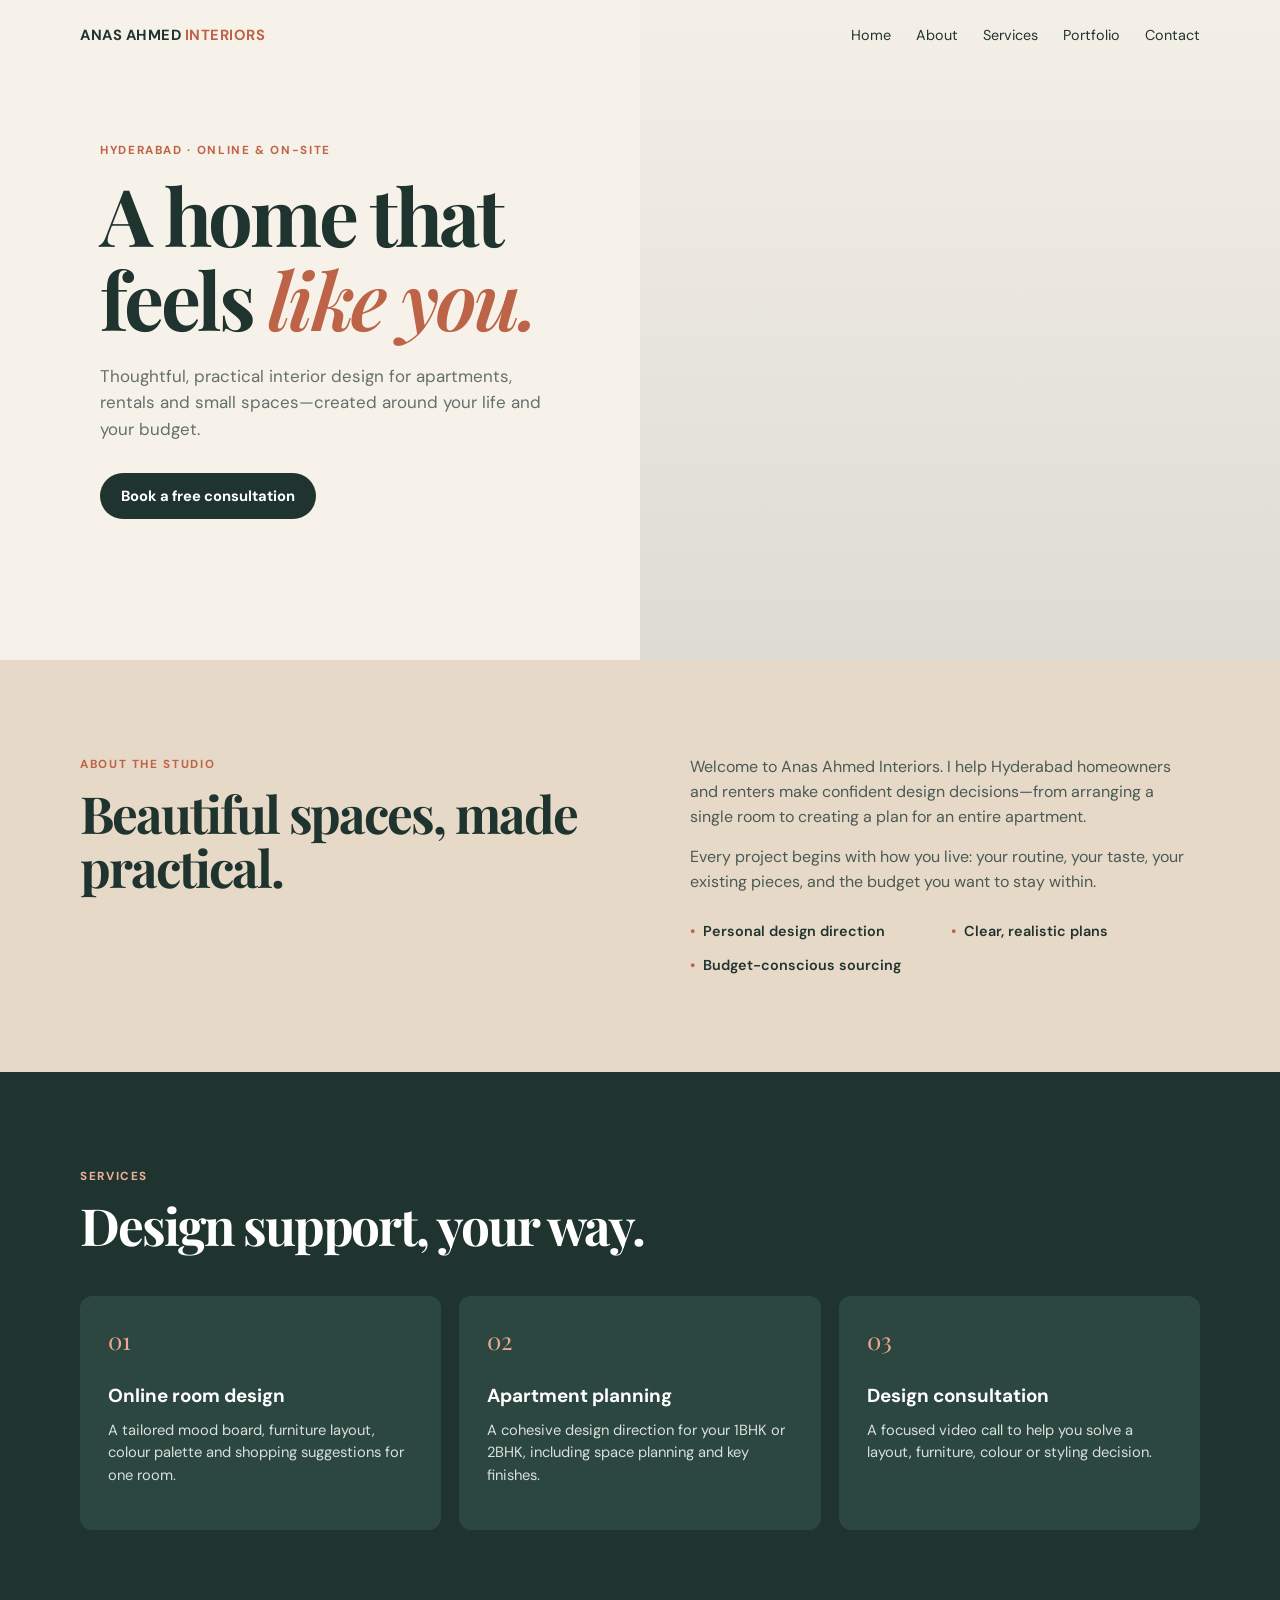
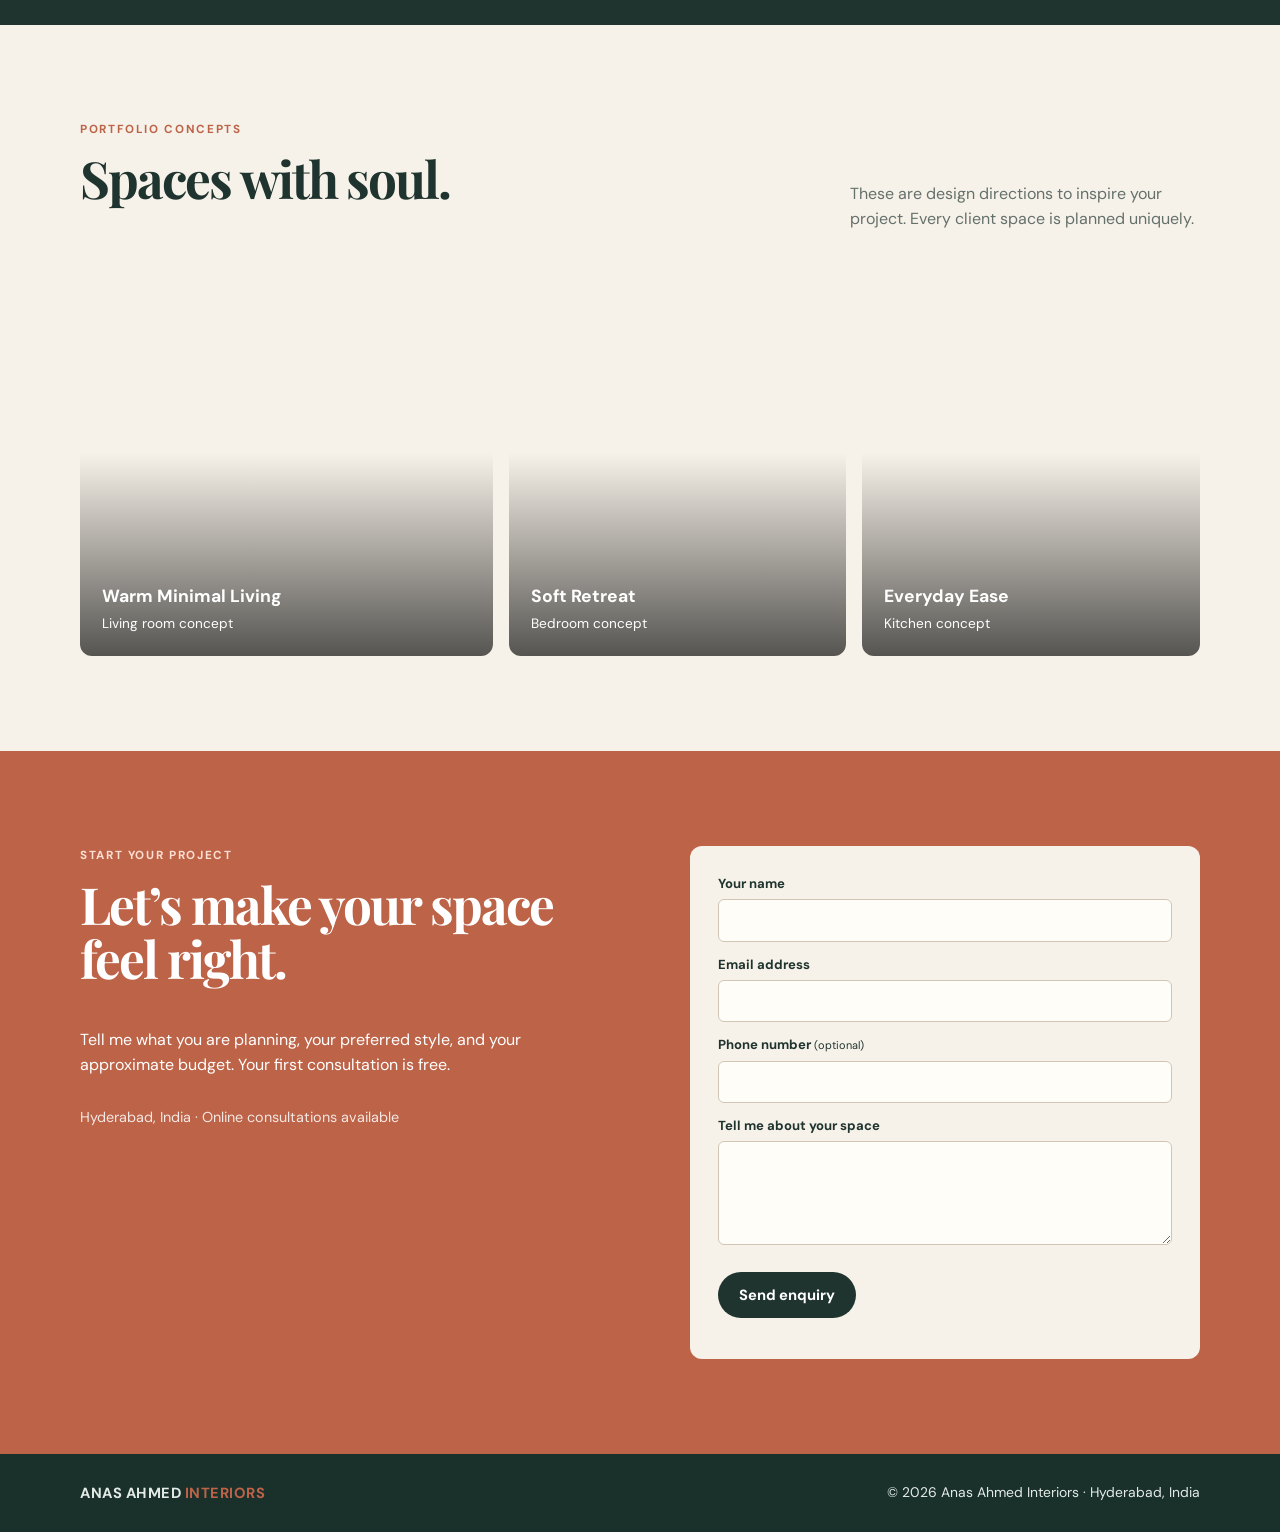
<file: index.html>
<!doctype html>
<html lang="en"><head><meta charset="utf-8"><meta name="viewport" content="width=device-width,initial-scale=1"><meta name="description" content="Anas Ahmed Interiors offers thoughtful, affordable interior design in Hyderabad and online."><title>Anas Ahmed Interiors | Hyderabad</title><link rel="preconnect" href="https://fonts.googleapis.com"><link rel="preconnect" href="https://fonts.gstatic.com" crossorigin><link href="https://fonts.googleapis.com/css2?family=DM+Sans:wght@400;500;600;700&family=Playfair+Display:wght@600;700&display=swap" rel="stylesheet"><link rel="stylesheet" href="styles.css"></head>
<body><nav class="navbar"><div class="nav-container"><a class="logo" href="#home">ANAS AHMED <span>INTERIORS</span></a><button class="menu-toggle" id="menuToggle" aria-label="Open navigation"><span></span><span></span><span></span></button><ul class="nav-menu" id="navMenu"><li><a href="#home">Home</a></li><li><a href="#about">About</a></li><li><a href="#services">Services</a></li><li><a href="#portfolio">Portfolio</a></li><li><a href="#contact">Contact</a></li></ul></div></nav>
<main><section class="hero" id="home"><div class="hero-copy"><p class="eyebrow">Hyderabad · Online & on-site</p><h1>A home that feels <em>like you.</em></h1><p class="lead">Thoughtful, practical interior design for apartments, rentals and small spaces—created around your life and your budget.</p><a class="button" href="#contact">Book a free consultation</a></div><div class="hero-image" role="img" aria-label="Warm modern living room"></div></section>
<section class="about section" id="about"><div class="container split"><div><p class="eyebrow">About the studio</p><h2>Beautiful spaces, made practical.</h2></div><div><p>Welcome to Anas Ahmed Interiors. I help Hyderabad homeowners and renters make confident design decisions—from arranging a single room to creating a plan for an entire apartment.</p><p>Every project begins with how you live: your routine, your taste, your existing pieces, and the budget you want to stay within.</p><div class="features"><span>Personal design direction</span><span>Clear, realistic plans</span><span>Budget-conscious sourcing</span></div></div></div></section>
<section class="services section" id="services"><div class="container"><p class="eyebrow">Services</p><h2>Design support, your way.</h2><div class="services-grid"><article><b>01</b><h3>Online room design</h3><p>A tailored mood board, furniture layout, colour palette and shopping suggestions for one room.</p></article><article><b>02</b><h3>Apartment planning</h3><p>A cohesive design direction for your 1BHK or 2BHK, including space planning and key finishes.</p></article><article><b>03</b><h3>Design consultation</h3><p>A focused video call to help you solve a layout, furniture, colour or styling decision.</p></article></div></div></section>
<section class="portfolio section" id="portfolio"><div class="container"><div class="portfolio-heading"><div><p class="eyebrow">Portfolio concepts</p><h2>Spaces with soul.</h2></div><p>These are design directions to inspire your project. Every client space is planned uniquely.</p></div><div class="portfolio-grid"><article class="project p1"><div><h3>Warm Minimal Living</h3><p>Living room concept</p></div></article><article class="project p2"><div><h3>Soft Retreat</h3><p>Bedroom concept</p></div></article><article class="project p3"><div><h3>Everyday Ease</h3><p>Kitchen concept</p></div></article></div></div></section>
<section class="contact section" id="contact"><div class="container contact-grid"><div><p class="eyebrow">Start your project</p><h2>Let’s make your space feel right.</h2><p>Tell me what you are planning, your preferred style, and your approximate budget. Your first consultation is free.</p><p class="contact-note">Hyderabad, India · Online consultations available</p></div><form id="contactForm"><label>Your name<input name="name" required></label><label>Email address<input type="email" name="email" required></label><label>Phone number <small>(optional)</small><input name="phone"></label><label>Tell me about your space<textarea name="message" rows="4" required></textarea></label><button class="button" type="submit">Send enquiry</button><p class="form-message" id="formMessage" aria-live="polite"></p></form></div></section></main><footer><div class="container"><a class="logo" href="#home">ANAS AHMED <span>INTERIORS</span></a><p>© 2026 Anas Ahmed Interiors · Hyderabad, India</p></div></footer><script src="script.js"></script></body></html>
</file>
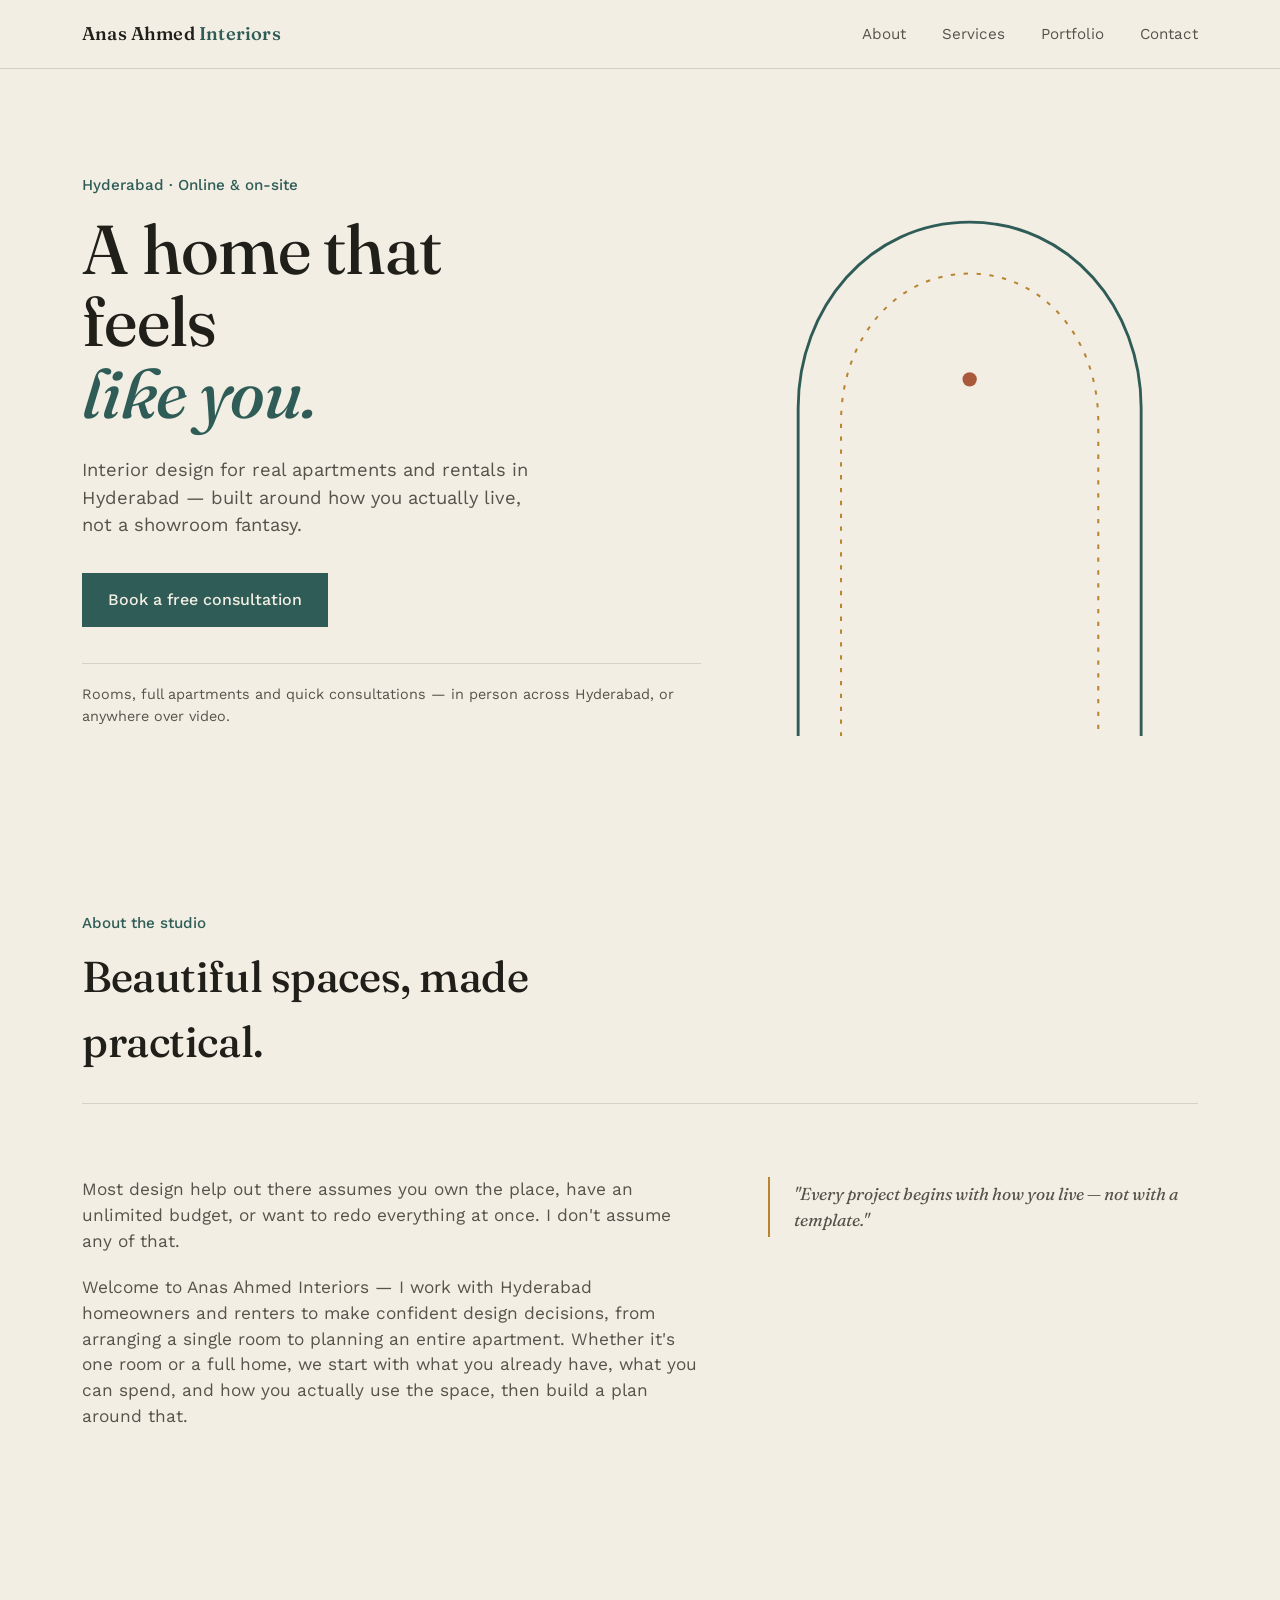
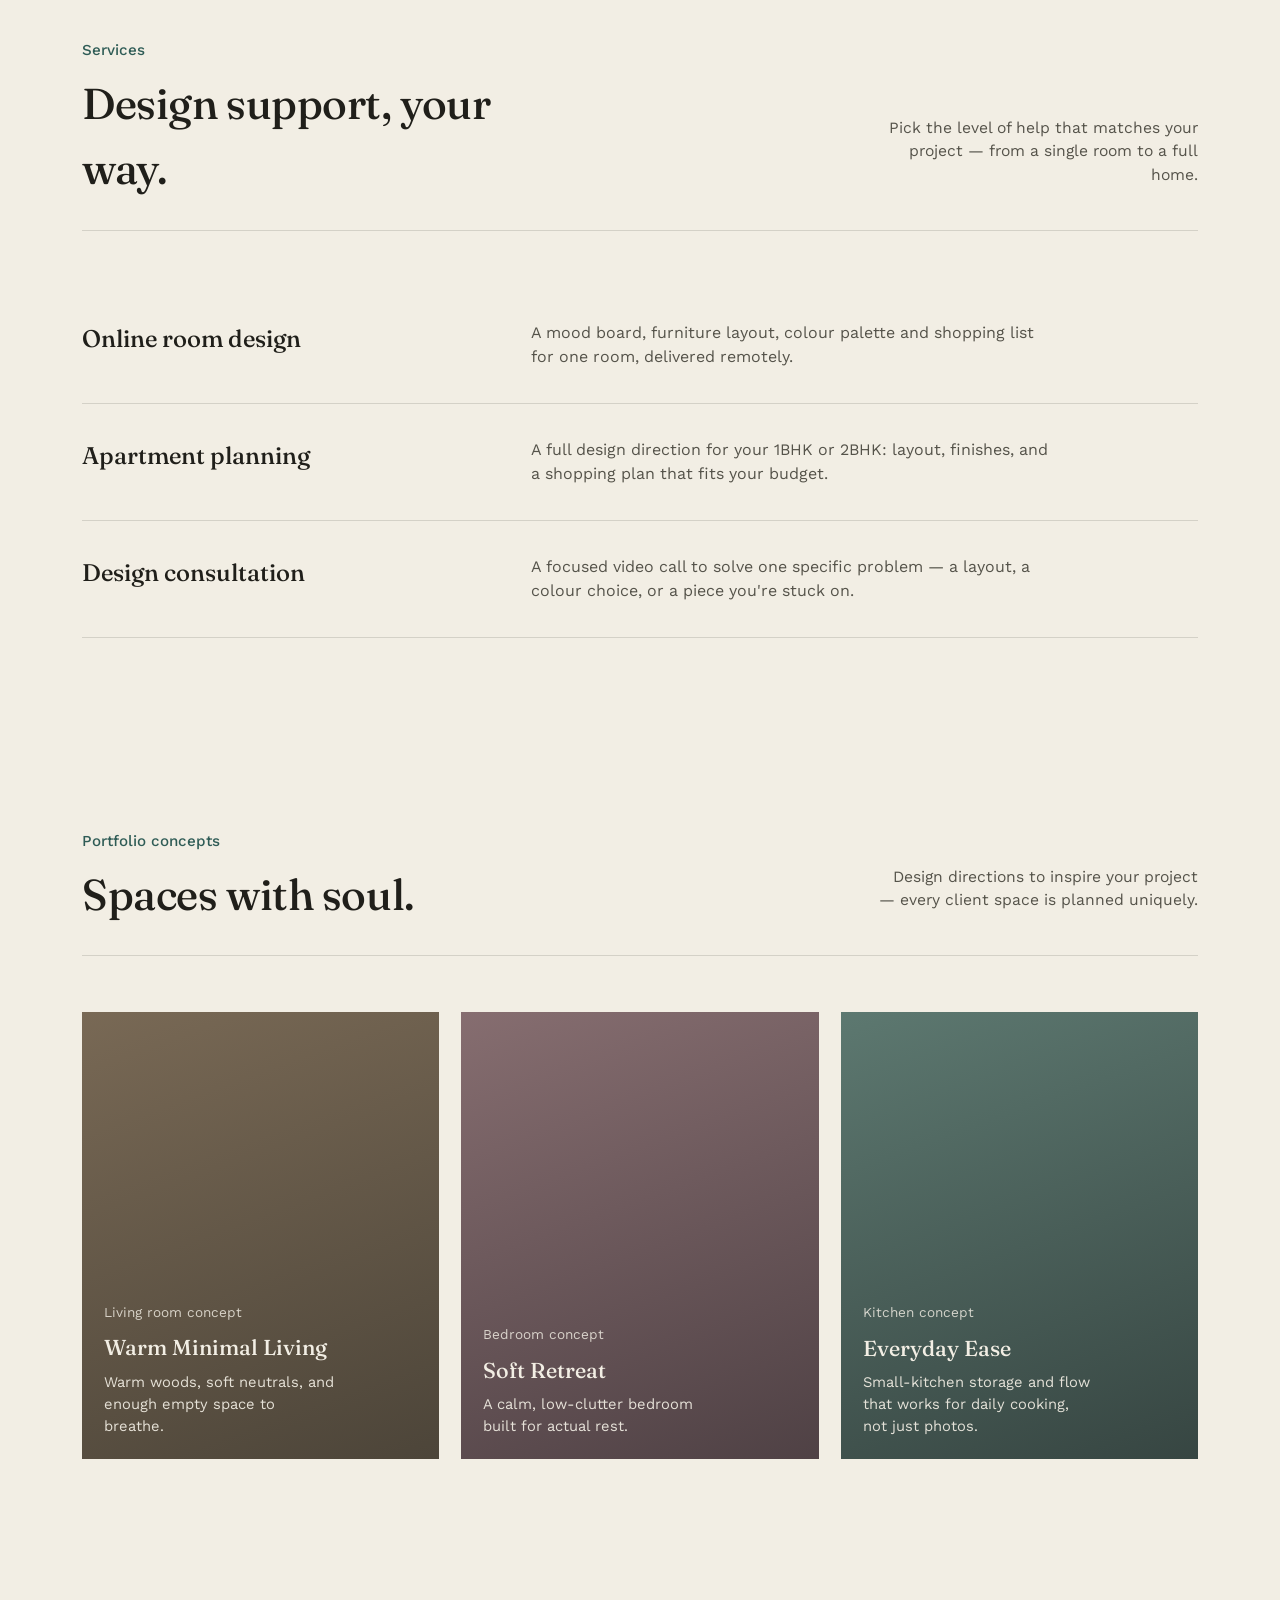
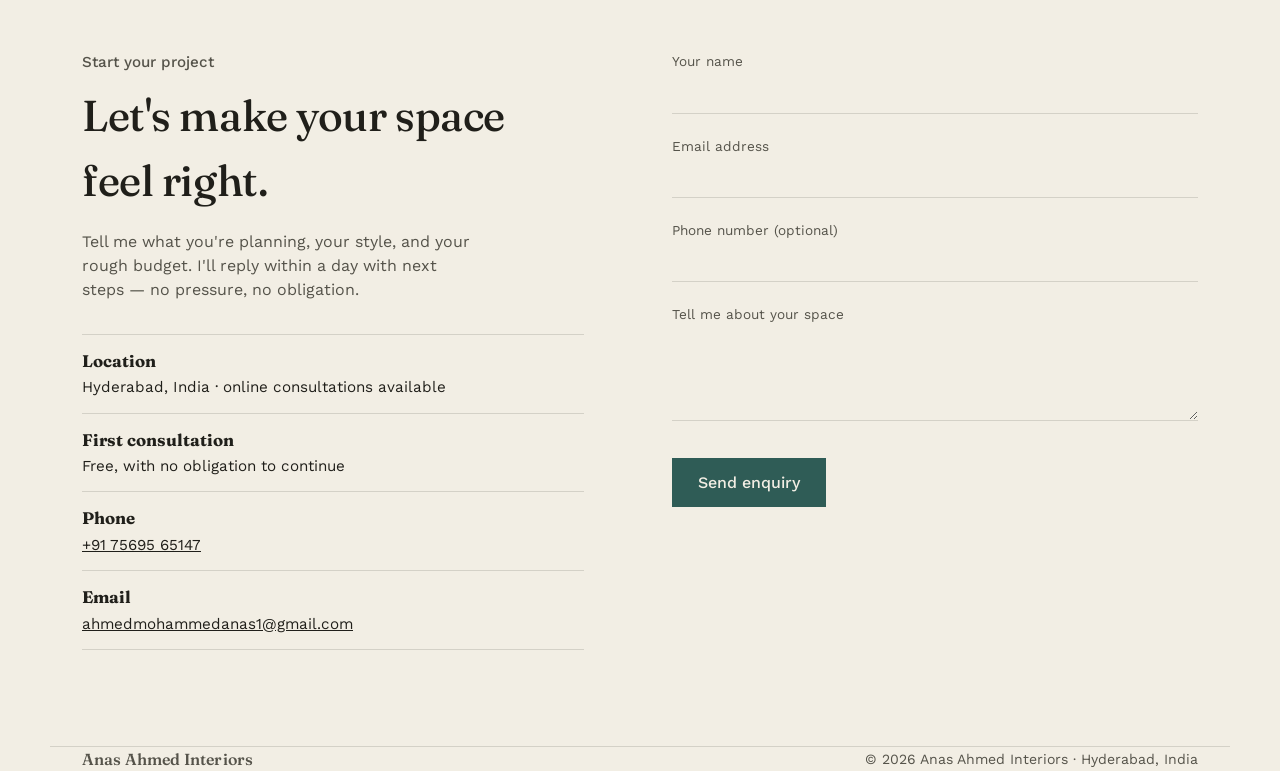
<file: index (1).html>
<!DOCTYPE html>
<html lang="en">
<head>
<meta charset="UTF-8">
<meta name="viewport" content="width=device-width, initial-scale=1.0">
<title>Anas Ahmed Interiors | Hyderabad</title>
<meta name="description" content="Anas Ahmed Interiors offers thoughtful, affordable interior design in Hyderabad and online.">
<link rel="preconnect" href="https://fonts.googleapis.com">
<link rel="preconnect" href="https://fonts.gstatic.com" crossorigin>
<link href="https://fonts.googleapis.com/css2?family=Fraunces:ital,opsz,wght@0,9..144,340;0,9..144,480;0,9..144,560;1,9..144,420&family=Work+Sans:wght@340;400;500;620&display=swap" rel="stylesheet">
<style>
  :root{
    --paper: #F2EEE4;
    --paper-dim: #E9E3D5;
    --ink: #201F1A;
    --ink-soft: #55534A;
    --teal: #2F5C56;
    --teal-deep: #203F3B;
    --ochre: #B8842F;
    --clay: #A85A3B;
    --line: rgba(32,31,26,0.14);
    --max: 1180px;
    --serif: "Fraunces", Georgia, serif;
    --sans: "Work Sans", -apple-system, sans-serif;
  }

  *{ box-sizing:border-box; }
  html{ scroll-behavior:smooth; }
  body{
    margin:0;
    background:var(--paper);
    color:var(--ink);
    font-family:var(--sans);
    font-weight:400;
    -webkit-font-smoothing:antialiased;
    line-height:1.5;
  }
  a{ color:inherit; }
  img,svg{ display:block; max-width:100%; }
  .wrap{ max-width:var(--max); margin:0 auto; padding:0 32px; }

  :focus-visible{ outline:2px solid var(--teal); outline-offset:3px; }

  @media (prefers-reduced-motion: reduce){
    *{ animation-duration:0.001ms !important; animation-iteration-count:1 !important; transition-duration:0.001ms !important; }
  }

  /* ---------- Header ---------- */
  header{
    position:sticky; top:0; z-index:20;
    background:rgba(242,238,228,0.88);
    backdrop-filter:blur(10px);
    border-bottom:1px solid var(--line);
  }
  .nav{
    display:flex; align-items:center; justify-content:space-between;
    padding:20px 32px;
    max-width:var(--max); margin:0 auto;
  }
  .brand{
    font-family:var(--serif); font-weight:560; font-size:1.15rem;
    letter-spacing:0.01em; text-decoration:none;
  }
  .brand span{ color:var(--teal); }
  .navlinks{ display:flex; gap:36px; list-style:none; margin:0; padding:0; }
  .navlinks a{
    text-decoration:none; font-size:0.95rem; color:var(--ink-soft);
    position:relative; padding-bottom:3px;
  }
  .navlinks a:hover{ color:var(--ink); }
  .navlinks a::after{
    content:""; position:absolute; left:0; right:100%; bottom:-2px; height:1px;
    background:var(--teal); transition:right 0.25s ease;
  }
  .navlinks a:hover::after{ right:0; }
  .navtoggle{ display:none; background:none; border:none; cursor:pointer; padding:4px; }
  .navtoggle svg{ stroke:var(--ink); }

  @media (max-width:760px){
    .navlinks{
      position:absolute; top:100%; left:0; right:0;
      background:var(--paper); border-bottom:1px solid var(--line);
      flex-direction:column; gap:0; max-height:0; overflow:hidden;
      transition:max-height 0.3s ease;
    }
    .navlinks.open{ max-height:280px; }
    .navlinks li{ border-top:1px solid var(--line); }
    .navlinks a{ display:block; padding:16px 32px; }
    .navlinks a::after{ display:none; }
    .navtoggle{ display:block; }
  }

  /* ---------- Hero ---------- */
  .hero{
    position:relative; overflow:hidden;
    padding:96px 0 80px;
  }
  .hero-grid{
    display:grid; grid-template-columns:1.15fr 0.85fr; gap:40px; align-items:center;
  }
  .eyebrow{
    font-size:0.95rem; color:var(--teal); font-weight:500;
    margin:0 0 18px;
  }
  h1.display{
    font-family:var(--serif); font-weight:480; font-style:normal;
    font-size:clamp(2.6rem, 5.4vw, 4.4rem);
    line-height:1.04; letter-spacing:-0.01em;
    margin:0 0 26px; max-width:12ch;
  }
  .hero-line{ display:block; opacity:0; transform:translateY(16px); animation:rise 0.7s ease forwards; }
  .hero-line:nth-child(1){ animation-delay:0.05s; }
  .hero-line:nth-child(2){ animation-delay:0.2s; }
  .hero-line:nth-child(3){ animation-delay:0.35s; font-style:italic; color:var(--teal); }
  @keyframes rise{ to{ opacity:1; transform:translateY(0); } }

  .hero p.sub{
    font-size:1.15rem; color:var(--ink-soft); max-width:42ch; margin:0 0 34px;
  }
  .btn{
    display:inline-flex; align-items:center; gap:10px;
    background:var(--teal); color:var(--paper);
    text-decoration:none; font-family:var(--sans); font-weight:500; font-size:1rem;
    padding:15px 26px; border:none; cursor:pointer;
    transition:background 0.2s ease, transform 0.2s ease;
  }
  .btn:hover{ background:var(--teal-deep); transform:translateY(-1px); }
  .btn-ghost{
    background:none; border:1px solid var(--ink); color:var(--ink);
  }
  .btn-ghost:hover{ background:var(--ink); color:var(--paper); }

  .hero-art{ position:relative; }
  .hero-meta{
    margin-top:36px; padding-top:20px; border-top:1px solid var(--line);
    font-size:0.9rem; color:var(--ink-soft);
  }

  @media (max-width:860px){
    .hero-grid{ grid-template-columns:1fr; }
    .hero-art{ order:-1; width:60%; margin:0 auto 12px; opacity:0.7; }
  }

  /* ---------- Section shell ---------- */
  section{ padding:96px 0; }
  .section-head{
    display:flex; justify-content:space-between; align-items:flex-end;
    gap:24px; margin-bottom:56px; border-bottom:1px solid var(--line); padding-bottom:28px;
  }
  .kicker{ font-size:0.95rem; color:var(--teal); font-weight:500; margin:0 0 10px; }
  h2.display{
    font-family:var(--serif); font-weight:480; font-size:clamp(1.9rem, 3.4vw, 2.7rem);
    margin:0; letter-spacing:-0.01em; max-width:16ch;
  }
  .section-note{ max-width:32ch; color:var(--ink-soft); font-size:0.98rem; text-align:right; }
  @media (max-width:700px){
    .section-head{ flex-direction:column; align-items:flex-start; }
    .section-note{ text-align:left; }
  }

  /* ---------- About ---------- */
  .about-grid{ display:grid; grid-template-columns:1.3fr 0.9fr; gap:64px; }
  .about-grid p{ font-size:1.08rem; color:var(--ink-soft); max-width:56ch; }
  .about-grid p + p{ margin-top:20px; }
  .pull{
    border-left:2px solid var(--ochre); padding:4px 0 4px 24px;
    font-family:var(--serif); font-style:italic; font-size:1.3rem; color:var(--ink);
    align-self:start;
  }
  @media (max-width:860px){ .about-grid{ grid-template-columns:1fr; } }

  /* ---------- Services (editorial rows) ---------- */
  .service-row{
    display:grid; grid-template-columns:1fr 1.6fr; gap:32px;
    padding:34px 0; border-bottom:1px solid var(--line);
  }
  .service-row:first-of-type{ border-top:1px solid var(--line); }
  .service-row h3{
    font-family:var(--serif); font-weight:480; font-size:1.5rem; margin:0; color:var(--ink);
  }
  .service-row p{ margin:0; color:var(--ink-soft); max-width:52ch; align-self:center; }
  @media (max-width:700px){ .service-row{ grid-template-columns:1fr; gap:10px; } }

  /* ---------- Portfolio ---------- */
  .gallery{
    display:grid; grid-template-columns:repeat(3, 1fr); gap:22px;
  }
  .concept{
    aspect-ratio:4/5; position:relative; padding:22px;
    display:flex; flex-direction:column; justify-content:flex-end;
    color:var(--paper); overflow:hidden;
  }
  .concept h3{ font-family:var(--serif); font-weight:480; font-size:1.35rem; margin:0 0 6px; }
  .concept .tag{ font-size:0.85rem; opacity:0.82; margin:0 0 10px; }
  .concept p.desc{ font-size:0.92rem; opacity:0.92; margin:0; max-width:26ch; }
  .concept::before{
    content:""; position:absolute; inset:0; opacity:0.9;
  }
  .concept > *{ position:relative; z-index:1; }
  .c1::before{ background:linear-gradient(160deg, #6B5A45, #3A3226); }
  .c2::before{ background:linear-gradient(160deg, #7A5F63, #3D2E33); }
  .c3::before{ background:linear-gradient(160deg, #4C6B63, #223330); }
  @media (max-width:860px){ .gallery{ grid-template-columns:1fr; } }

  /* ---------- Contact ---------- */
  .contact-grid{ display:grid; grid-template-columns:1fr 1fr; gap:64px; }
  .info-block{ padding-right:24px; }
  .info-block p{ color:var(--ink-soft); max-width:40ch; }
  .info-list{ list-style:none; padding:0; margin:32px 0 0; }
  .info-list li{ padding:14px 0; border-top:1px solid var(--line); font-size:0.95rem; }
  .info-list li:last-child{ border-bottom:1px solid var(--line); }
  .info-list strong{ display:block; font-family:var(--serif); font-size:1.05rem; margin-bottom:2px; }

  form{ display:flex; flex-direction:column; gap:22px; }
  .field{ position:relative; }
  .field label{
    display:block; font-size:0.85rem; color:var(--ink-soft); margin-bottom:6px;
  }
  .field input, .field textarea{
    width:100%; border:none; border-bottom:1px solid var(--line);
    background:transparent; font-family:var(--sans); font-size:1rem; color:var(--ink);
    padding:8px 0; resize:vertical;
  }
  .field input:focus, .field textarea:focus{
    outline:none; border-bottom:1px solid var(--teal);
  }
  .field textarea{ min-height:90px; }
  form .btn{ align-self:flex-start; margin-top:8px; }
  @media (max-width:860px){ .contact-grid{ grid-template-columns:1fr; } .info-block{ padding-right:0; } }

  /* ---------- Footer ---------- */
  footer{
    border-top:1px solid var(--line); padding:36px 0;
    display:flex; justify-content:space-between; align-items:center;
    font-size:0.88rem; color:var(--ink-soft);
  }
  footer .brand{ font-size:1rem; }
  @media (max-width:600px){ footer{ flex-direction:column; gap:14px; text-align:center; } }
</style>
</head>
<body>

<header>
  <nav class="nav">
    <a class="brand" href="#home">Anas Ahmed <span>Interiors</span></a>
    <button class="navtoggle" id="navToggle" aria-label="Toggle menu" aria-expanded="false">
      <svg width="24" height="24" viewBox="0 0 24 24" fill="none" stroke-width="1.6" stroke-linecap="round"><line x1="3" y1="6" x2="21" y2="6"/><line x1="3" y1="12" x2="21" y2="12"/><line x1="3" y1="18" x2="21" y2="18"/></svg>
    </button>
    <ul class="navlinks" id="navLinks">
      <li><a href="#about">About</a></li>
      <li><a href="#services">Services</a></li>
      <li><a href="#portfolio">Portfolio</a></li>
      <li><a href="#contact">Contact</a></li>
    </ul>
  </nav>
</header>

<main id="home">

  <section class="hero">
    <div class="wrap hero-grid">
      <div>
        <p class="eyebrow">Hyderabad · Online &amp; on-site</p>
        <h1 class="display">
          <span class="hero-line">A home that</span>
          <span class="hero-line">feels</span>
          <span class="hero-line">like you.</span>
        </h1>
        <p class="sub">Interior design for real apartments and rentals in Hyderabad — built around how you actually live, not a showroom fantasy.</p>
        <a class="btn" href="#contact">Book a free consultation</a>
        <div class="hero-meta">Rooms, full apartments and quick consultations — in person across Hyderabad, or anywhere over video.</div>
      </div>
      <div class="hero-art" aria-hidden="true">
        <svg viewBox="0 0 320 400" fill="none" xmlns="http://www.w3.org/2000/svg">
          <path d="M40 400V170C40 100 90 40 160 40C230 40 280 100 280 170V400" stroke="#2F5C56" stroke-width="2"/>
          <path d="M70 400V180C70 122 108 76 160 76C212 76 250 122 250 180V400" stroke="#B8842F" stroke-width="1.4" stroke-dasharray="3 6"/>
          <line x1="10" y1="400" x2="310" y2="400" stroke="#201F1A" stroke-opacity="0.35" stroke-width="1"/>
          <circle cx="160" cy="150" r="5" fill="#A85A3B"/>
        </svg>
      </div>
    </div>
  </section>

  <section id="about">
    <div class="wrap">
      <div class="section-head">
        <div>
          <p class="kicker">About the studio</p>
          <h2 class="display">Beautiful spaces, made practical.</h2>
        </div>
      </div>
      <div class="about-grid">
        <div>
          <p>Most design help out there assumes you own the place, have an unlimited budget, or want to redo everything at once. I don't assume any of that.</p>
          <p>Welcome to Anas Ahmed Interiors — I work with Hyderabad homeowners and renters to make confident design decisions, from arranging a single room to planning an entire apartment. Whether it's one room or a full home, we start with what you already have, what you can spend, and how you actually use the space, then build a plan around that.</p>
        </div>
        <p class="pull">"Every project begins with how you live — not with a template."</p>
      </div>
    </div>
  </section>

  <section id="services">
    <div class="wrap">
      <div class="section-head">
        <div>
          <p class="kicker">Services</p>
          <h2 class="display">Design support, your way.</h2>
        </div>
        <p class="section-note">Pick the level of help that matches your project — from a single room to a full home.</p>
      </div>

      <div class="service-row">
        <h3>Online room design</h3>
        <p>A mood board, furniture layout, colour palette and shopping list for one room, delivered remotely.</p>
      </div>
      <div class="service-row">
        <h3>Apartment planning</h3>
        <p>A full design direction for your 1BHK or 2BHK: layout, finishes, and a shopping plan that fits your budget.</p>
      </div>
      <div class="service-row">
        <h3>Design consultation</h3>
        <p>A focused video call to solve one specific problem — a layout, a colour choice, or a piece you're stuck on.</p>
      </div>
    </div>
  </section>

  <section id="portfolio">
    <div class="wrap">
      <div class="section-head">
        <div>
          <p class="kicker">Portfolio concepts</p>
          <h2 class="display">Spaces with soul.</h2>
        </div>
        <p class="section-note">Design directions to inspire your project — every client space is planned uniquely.</p>
      </div>
      <div class="gallery">
        <div class="concept c1">
          <p class="tag">Living room concept</p>
          <h3>Warm Minimal Living</h3>
          <p class="desc">Warm woods, soft neutrals, and enough empty space to breathe.</p>
        </div>
        <div class="concept c2">
          <p class="tag">Bedroom concept</p>
          <h3>Soft Retreat</h3>
          <p class="desc">A calm, low-clutter bedroom built for actual rest.</p>
        </div>
        <div class="concept c3">
          <p class="tag">Kitchen concept</p>
          <h3>Everyday Ease</h3>
          <p class="desc">Small-kitchen storage and flow that works for daily cooking, not just photos.</p>
        </div>
      </div>
    </div>
  </section>

  <section id="contact">
    <div class="wrap contact-grid">
      <div class="info-block">
        <p class="kicker">Start your project</p>
        <h2 class="display">Let's make your space feel right.</h2>
        <p>Tell me what you're planning, your style, and your rough budget. I'll reply within a day with next steps — no pressure, no obligation.</p>
        <ul class="info-list">
          <li><strong>Location</strong>Hyderabad, India · online consultations available</li>
          <li><strong>First consultation</strong>Free, with no obligation to continue</li>
          <li><strong>Phone</strong><a href="tel:+917569565147">+91 75695 65147</a></li>
          <li><strong>Email</strong><a href="mailto:ahmedmohammedanas1@gmail.com">ahmedmohammedanas1@gmail.com</a></li>
        </ul>
      </div>
      <form action="https://formsubmit.co/ahmedmohammedanas1@gmail.com" method="POST">
        <input type="hidden" name="_subject" value="New enquiry from Anas Ahmed Interiors website">
        <input type="hidden" name="_captcha" value="false">
        <input type="hidden" name="_template" value="table">
        <div class="field">
          <label for="name">Your name</label>
          <input id="name" name="name" type="text" required>
        </div>
        <div class="field">
          <label for="email">Email address</label>
          <input id="email" name="email" type="email" required>
        </div>
        <div class="field">
          <label for="phone">Phone number (optional)</label>
          <input id="phone" name="phone" type="tel">
        </div>
        <div class="field">
          <label for="msg">Tell me about your space</label>
          <textarea id="msg" name="message" required></textarea>
        </div>
        <button class="btn" type="submit">Send enquiry</button>
      </form>
    </div>
  </section>

</main>

<footer class="wrap">
  <a class="brand" href="#home">Anas Ahmed Interiors</a>
  <span>© 2026 Anas Ahmed Interiors · Hyderabad, India</span>
</footer>

<script>
  const toggle = document.getElementById('navToggle');
  const links = document.getElementById('navLinks');
  toggle.addEventListener('click', () => {
    const open = links.classList.toggle('open');
    toggle.setAttribute('aria-expanded', open);
  });
  links.querySelectorAll('a').forEach(a => a.addEventListener('click', () => {
    links.classList.remove('open');
    toggle.setAttribute('aria-expanded', 'false');
  }));
</script>

</body>
</html>
</file>
<file: styles.css>
:root{--ink:#20342f;--cream:#f7f2e9;--sand:#e7d9c7;--terra:#bd6348;--muted:#64706b}*{box-sizing:border-box}html{scroll-behavior:smooth}body{margin:0;background:var(--cream);color:var(--ink);font-family:"DM Sans",sans-serif;line-height:1.55}h1,h2,h3,p{margin-top:0}h1,h2{font-family:"Playfair Display",serif;letter-spacing:-.04em;line-height:1.05}a{text-decoration:none;color:inherit}.container,.nav-container{width:min(1120px,calc(100% - 40px));margin:auto}.navbar{padding:24px 0;position:absolute;width:100%;z-index:2}.nav-container{display:flex;align-items:center;justify-content:space-between}.logo{font-weight:700;font-size:.92rem;letter-spacing:.035em}.logo span,.eyebrow{color:var(--terra)}.nav-menu{display:flex;list-style:none;gap:25px;margin:0;padding:0;font-size:.9rem}.nav-menu a:hover{color:var(--terra)}.menu-toggle{display:none;border:0;background:transparent}.hero{min-height:660px;display:grid;grid-template-columns:1fr 1fr;align-items:center}.hero-copy{width:min(540px,calc(100% - 40px));margin-left:auto;padding-right:75px}.eyebrow{text-transform:uppercase;letter-spacing:.14em;font-size:.73rem;font-weight:700;margin-bottom:14px}.hero h1{font-size:clamp(3.25rem,6.2vw,5.5rem);margin-bottom:23px}.hero h1 em{font-weight:600;color:var(--terra)}.lead{color:var(--muted);font-size:1.06rem;max-width:470px}.button{background:var(--ink);color:white;border:0;border-radius:99px;padding:13px 21px;display:inline-block;font:700 .92rem "DM Sans",sans-serif;cursor:pointer;margin-top:14px}.button:hover{background:var(--terra)}.hero-image{height:660px;background:linear-gradient(0deg,rgba(32,52,47,.12),rgba(32,52,47,.01)),url('https://images.unsplash.com/photo-1616486338812-3dadae4b4ace?auto=format&fit=crop&w=1200&q=85') center/cover}.section{padding:95px 0}.about{background:var(--sand)}.split{display:grid;grid-template-columns:1fr 1fr;gap:100px}.split h2,.section h2{font-size:clamp(2.3rem,4vw,3.5rem)}.split p:not(.eyebrow){color:#4a5a54}.features{display:grid;grid-template-columns:1fr 1fr;gap:12px;margin-top:25px;font-weight:600;font-size:.9rem}.features span:before{content:"•";color:var(--terra);margin-right:8px}.services{background:var(--ink);color:white}.services .eyebrow{color:#efb09d}.services-grid{display:grid;grid-template-columns:repeat(3,1fr);gap:18px;margin-top:43px}.services article{border-radius:12px;min-height:225px;padding:28px;background:#2c4640}.services article>b{font:1.5rem "Playfair Display",serif;color:#efa990}.services h3{margin:24px 0 8px;font-size:1.18rem}.services article p{font-size:.92rem;color:#d9e0dc}.portfolio-heading{display:flex;justify-content:space-between;align-items:end;gap:45px}.portfolio-heading>p{max-width:350px;color:var(--muted)}.portfolio-grid{display:grid;grid-template-columns:1.1fr .9fr .9fr;gap:16px;margin-top:38px}.project{height:370px;border-radius:12px;padding:22px;display:flex;align-items:end;position:relative;overflow:hidden;color:white;background-size:cover;background-position:center}.project:before{content:"";position:absolute;inset:0;background:linear-gradient(transparent 45%,rgba(0,0,0,.65))}.project div{position:relative}.project h3{margin-bottom:0;font-size:1.1rem}.project p{margin:3px 0 0;font-size:.85rem}.p1{background-image:url('https://images.unsplash.com/photo-1600566753086-00f18fb6b3ea?auto=format&fit=crop&w=900&q=85')}.p2{background-image:url('https://images.unsplash.com/photo-1618221195710-dd6b41faaea6?auto=format&fit=crop&w=800&q=85')}.p3{background-image:url('https://images.unsplash.com/photo-1600210492486-724fe5c67fb0?auto=format&fit=crop&w=800&q=85')}.contact{background:var(--terra);color:white}.contact .eyebrow{color:#ffdfd3}.contact p:not(.eyebrow){max-width:480px}.contact-note{font-size:.9rem;opacity:.85;margin-top:28px}.contact-grid{display:grid;grid-template-columns:1fr 1fr;gap:100px}form{background:var(--cream);padding:28px;border-radius:12px;color:var(--ink)}label{display:block;font-size:.82rem;font-weight:700;margin-bottom:13px}small{font-weight:400}input,textarea{display:block;width:100%;border:1px solid #d1c6b6;background:#fffdf8;border-radius:6px;padding:10px;margin-top:5px;font:inherit;color:var(--ink)}textarea{resize:vertical}.form-message{font-size:.85rem;margin:13px 0 0;color:var(--terra);font-weight:600}footer{padding:28px 0;background:#19302b;color:#e4ebe6;font-size:.87rem}footer .container{display:flex;justify-content:space-between;align-items:center}footer p{margin:0}@media(max-width:720px){.navbar{position:relative}.nav-menu{display:none}.menu-toggle{display:grid;gap:5px;padding:7px}.menu-toggle span{display:block;width:23px;height:2px;background:var(--ink)}.nav-menu.open{display:flex;position:absolute;left:20px;right:20px;top:68px;padding:20px;background:var(--cream);flex-direction:column;gap:14px;box-shadow:0 12px 20px #0002}.hero,.split,.contact-grid{grid-template-columns:1fr}.hero-copy{width:calc(100% - 40px);padding:65px 0 45px;margin:auto}.hero-image{height:400px}.section{padding:64px 0}.split,.contact-grid{gap:30px}.services-grid,.portfolio-grid{grid-template-columns:1fr}.portfolio-heading{display:block}.portfolio-heading>p{margin-top:15px}.features{grid-template-columns:1fr}.project{height:280px}footer .container{display:block}footer p{margin-top:10px}}
</file>
